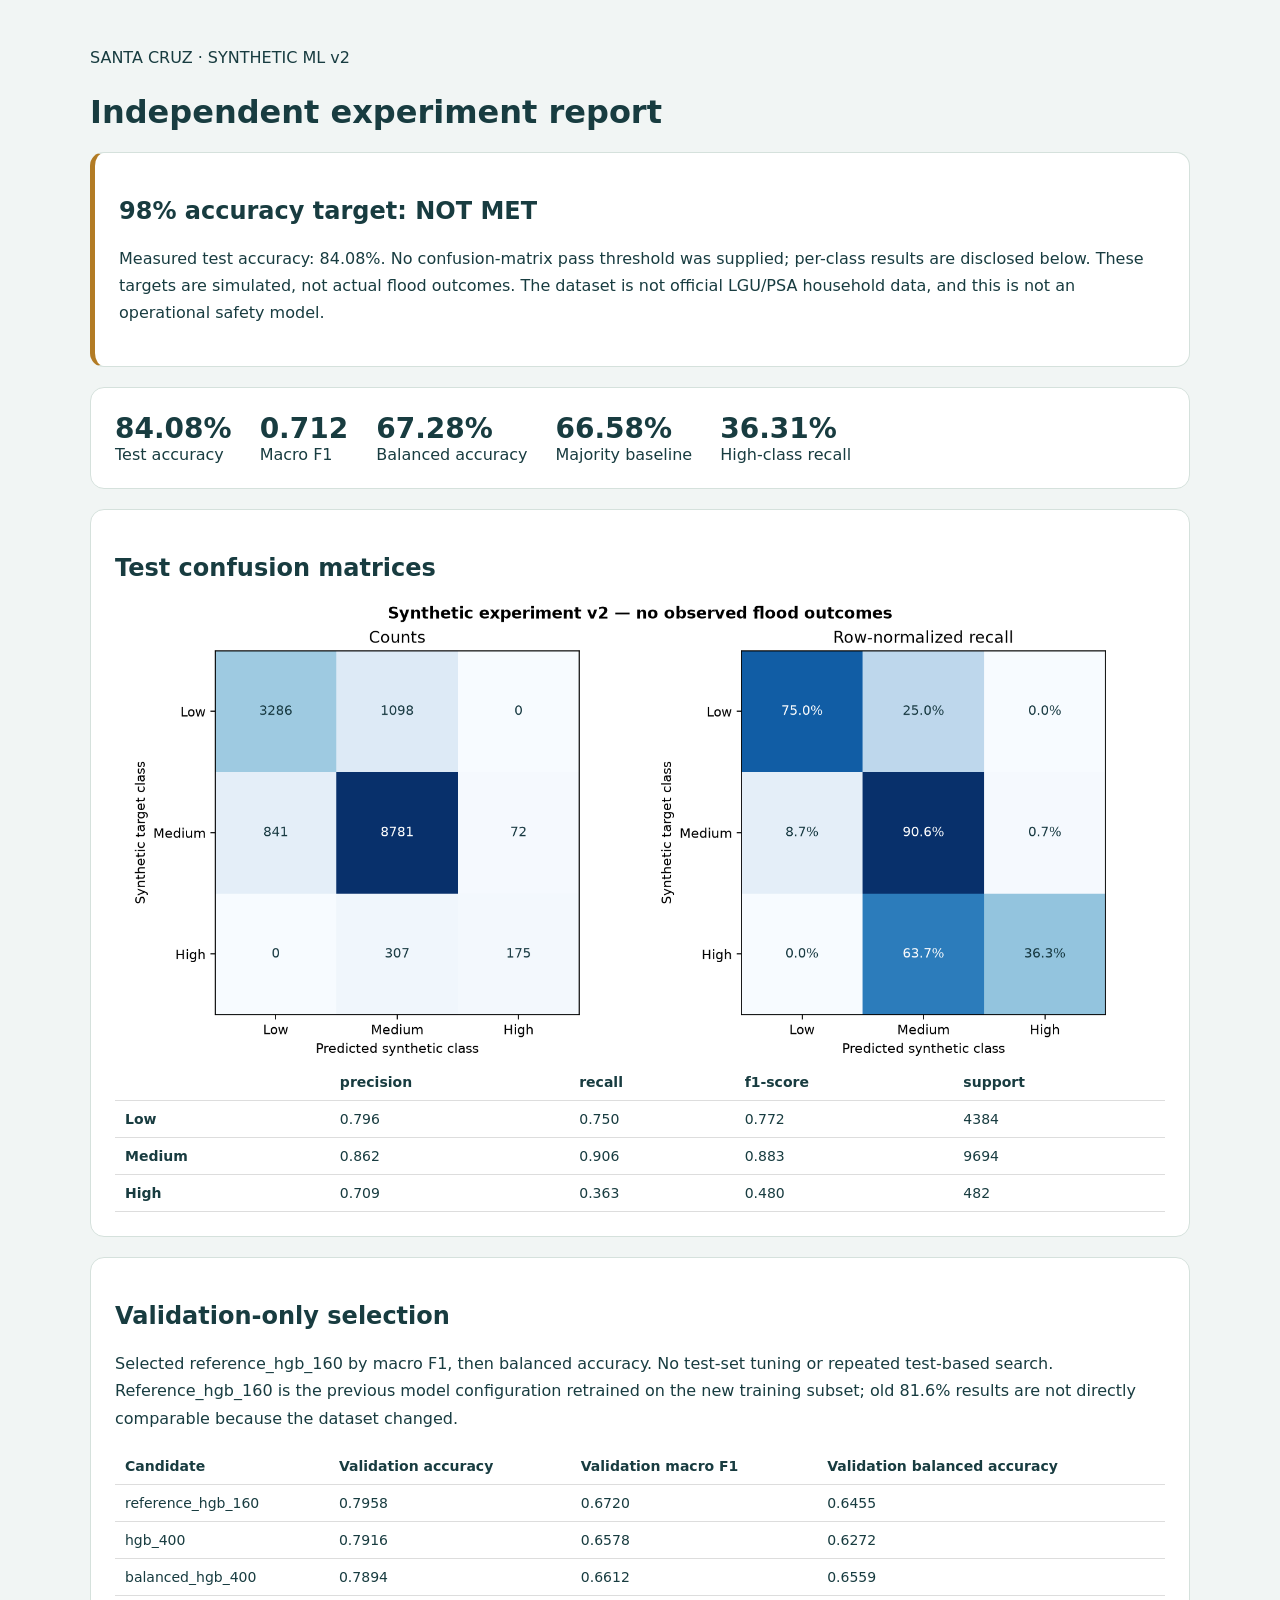
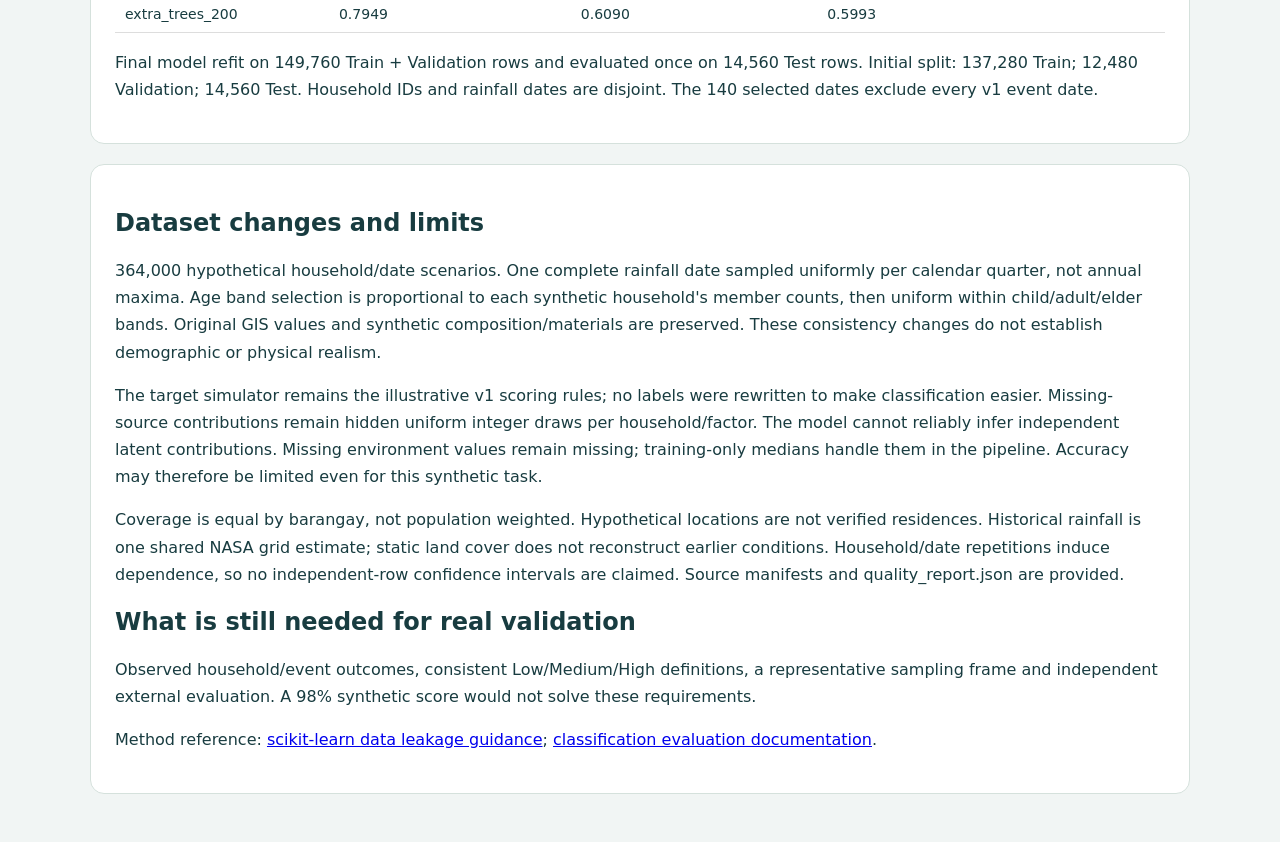
<file: flood_risk_system/data/synthetic_ml_v2/report.html>
<!doctype html><html lang="en"><meta charset="utf-8"><meta name="viewport" content="width=device-width,initial-scale=1"><title>Synthetic ML v2 evaluation</title><style>body{font:16px system-ui;background:#f1f5f4;color:#183c40;margin:0}main{max-width:1100px;margin:auto;padding:28px}section{background:white;border:1px solid #d5e1dc;padding:24px;border-radius:14px;margin:20px 0}.notice{border-left:5px solid #b27b24}.cards{display:flex;gap:28px;flex-wrap:wrap}strong{font-size:28px;display:block}table{width:100%;border-collapse:collapse;font-size:14px}td,th{padding:10px;text-align:left;border-bottom:1px solid #ddd}img{width:100%}p,li{line-height:1.7}.scroll{overflow-x:auto}</style><main><p>SANTA CRUZ · SYNTHETIC ML v2</p><h1>Independent experiment report</h1><section class="notice"><h2>98% accuracy target: NOT MET</h2><p>Measured test accuracy: 84.08%. No confusion-matrix pass threshold was supplied; per-class results are disclosed below. These targets are simulated, not actual flood outcomes. The dataset is not official LGU/PSA household data, and this is not an operational safety model.</p></section><section class="cards"><div><strong>84.08%</strong>Test accuracy</div><div><strong>0.712</strong>Macro F1</div><div><strong>67.28%</strong>Balanced accuracy</div><div><strong>66.58%</strong>Majority baseline</div><div><strong>36.31%</strong>High-class recall</div></section><section><h2>Test confusion matrices</h2><img src="confusion_matrix.png" alt="Raw and row-normalized confusion matrices"><div class="scroll"><table class="dataframe">
  <thead>
    <tr style="text-align: right;">
      <th></th>
      <th>precision</th>
      <th>recall</th>
      <th>f1-score</th>
      <th>support</th>
    </tr>
  </thead>
  <tbody>
    <tr>
      <th>Low</th>
      <td>0.796</td>
      <td>0.750</td>
      <td>0.772</td>
      <td>4384</td>
    </tr>
    <tr>
      <th>Medium</th>
      <td>0.862</td>
      <td>0.906</td>
      <td>0.883</td>
      <td>9694</td>
    </tr>
    <tr>
      <th>High</th>
      <td>0.709</td>
      <td>0.363</td>
      <td>0.480</td>
      <td>482</td>
    </tr>
  </tbody>
</table></div></section><section><h2>Validation-only selection</h2><p>Selected reference_hgb_160 by macro F1, then balanced accuracy. No test-set tuning or repeated test-based search. Reference_hgb_160 is the previous model configuration retrained on the new training subset; old 81.6% results are not directly comparable because the dataset changed.</p><div class="scroll"><table class="dataframe">
  <thead>
    <tr style="text-align: right;">
      <th>Candidate</th>
      <th>Validation accuracy</th>
      <th>Validation macro F1</th>
      <th>Validation balanced accuracy</th>
    </tr>
  </thead>
  <tbody>
    <tr>
      <td>reference_hgb_160</td>
      <td>0.7958</td>
      <td>0.6720</td>
      <td>0.6455</td>
    </tr>
    <tr>
      <td>hgb_400</td>
      <td>0.7916</td>
      <td>0.6578</td>
      <td>0.6272</td>
    </tr>
    <tr>
      <td>balanced_hgb_400</td>
      <td>0.7894</td>
      <td>0.6612</td>
      <td>0.6559</td>
    </tr>
    <tr>
      <td>extra_trees_200</td>
      <td>0.7949</td>
      <td>0.6090</td>
      <td>0.5993</td>
    </tr>
  </tbody>
</table></div><p>Final model refit on 149,760 Train + Validation rows and evaluated once on 14,560 Test rows. Initial split: 137,280 Train; 12,480 Validation; 14,560 Test. Household IDs and rainfall dates are disjoint. The 140 selected dates exclude every v1 event date.</p></section><section><h2>Dataset changes and limits</h2><p>364,000 hypothetical household/date scenarios. One complete rainfall date sampled uniformly per calendar quarter, not annual maxima. Age band selection is proportional to each synthetic household's member counts, then uniform within child/adult/elder bands. Original GIS values and synthetic composition/materials are preserved. These consistency changes do not establish demographic or physical realism.</p><p>The target simulator remains the illustrative v1 scoring rules; no labels were rewritten to make classification easier. Missing-source contributions remain hidden uniform integer draws per household/factor. The model cannot reliably infer independent latent contributions. Missing environment values remain missing; training-only medians handle them in the pipeline. Accuracy may therefore be limited even for this synthetic task.</p><p>Coverage is equal by barangay, not population weighted. Hypothetical locations are not verified residences. Historical rainfall is one shared NASA grid estimate; static land cover does not reconstruct earlier conditions. Household/date repetitions induce dependence, so no independent-row confidence intervals are claimed. Source manifests and quality_report.json are provided.</p><h2>What is still needed for real validation</h2><p>Observed household/event outcomes, consistent Low/Medium/High definitions, a representative sampling frame and independent external evaluation. A 98% synthetic score would not solve these requirements.</p><p>Method reference: <a href="https://scikit-learn.org/stable/common_pitfalls.html">scikit-learn data leakage guidance</a>; <a href="https://scikit-learn.org/stable/modules/model_evaluation.html">classification evaluation documentation</a>.</p></section></main></html>
</file>
